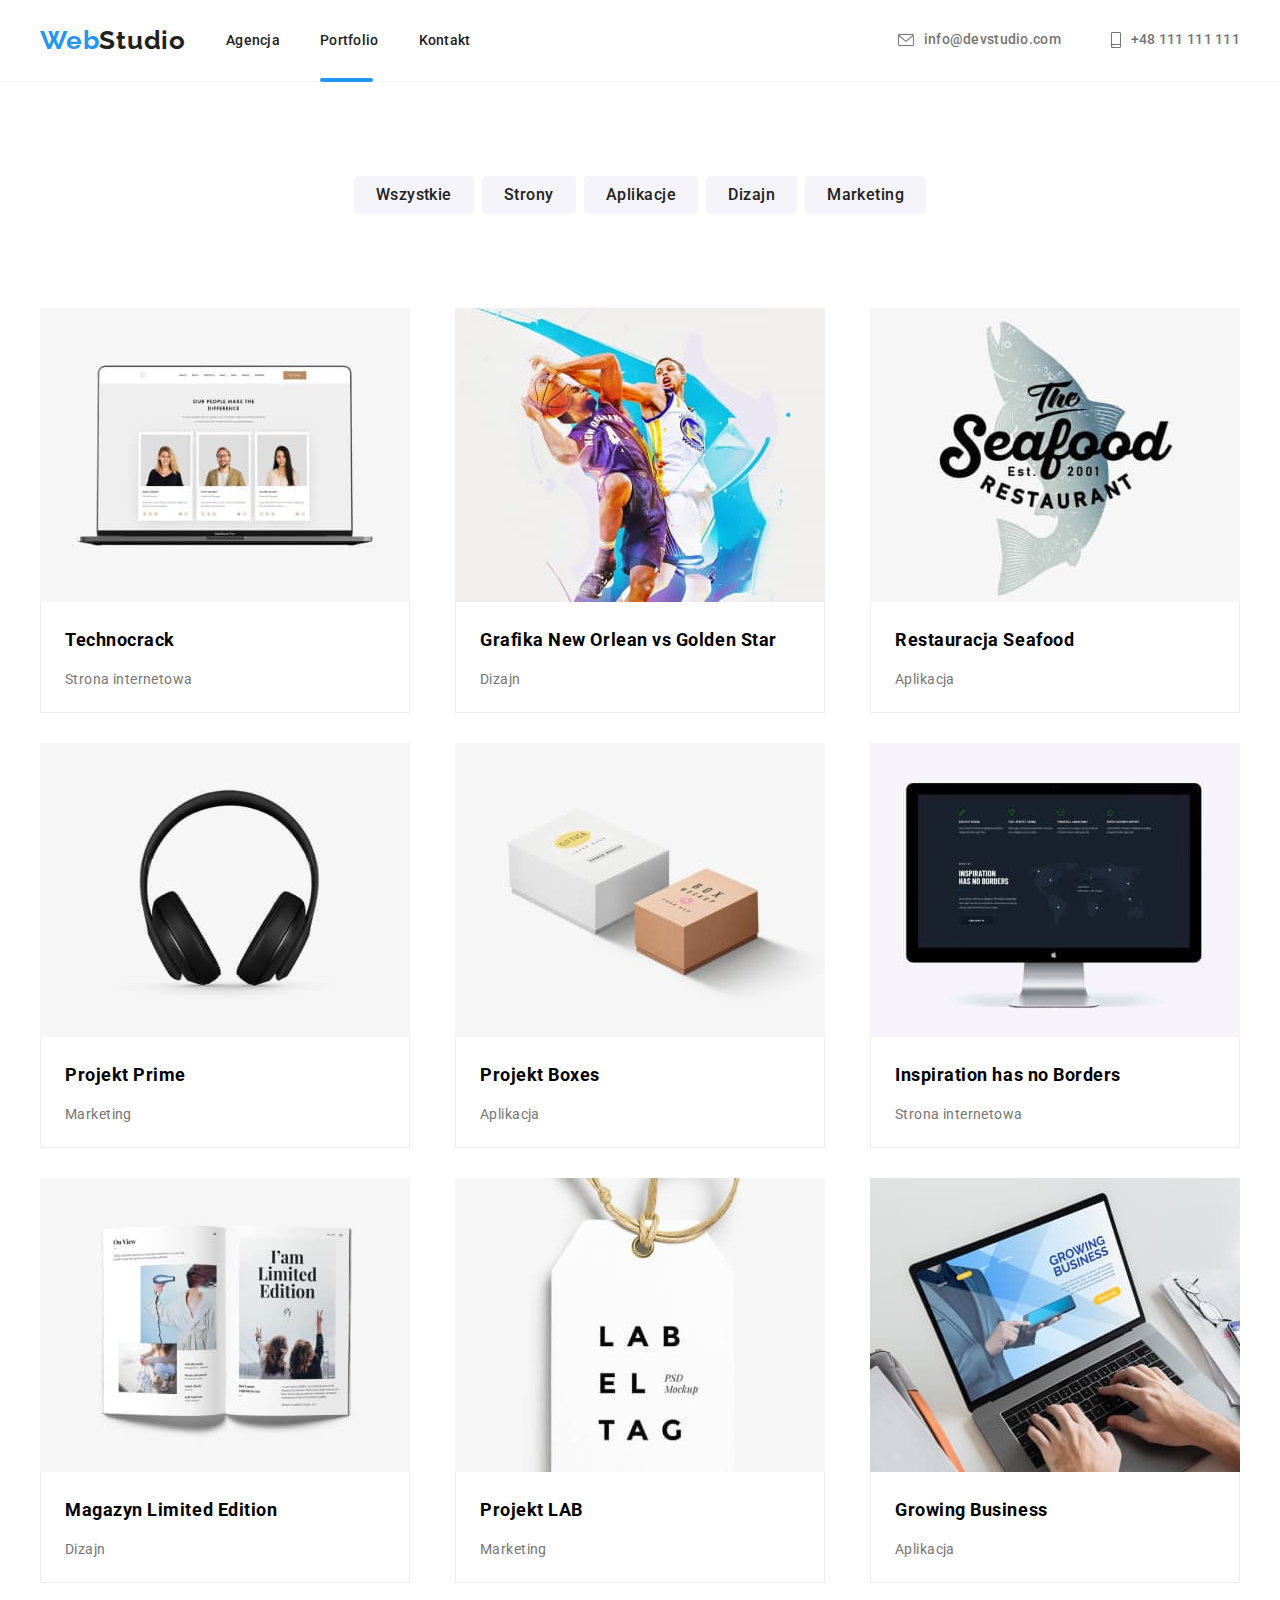
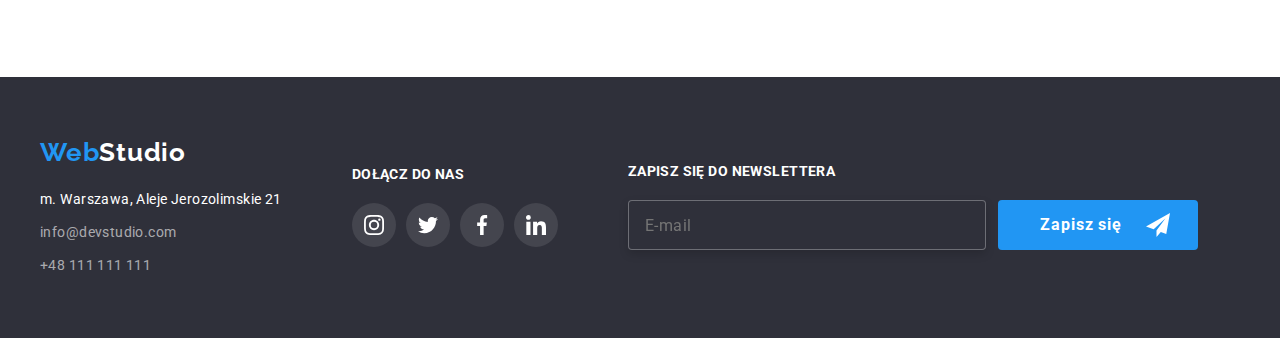
<file: portfolio.html>
<!DOCTYPE html>
<html lang="pl-PL">
  <head>
    <link rel="stylesheet" href="css/main.min.css" />
    
    <meta charset="UTF-8" />
    <meta http-equiv="X-UA-Compatible" content="IE=edge" />
    <meta name="viewport" content="width=device-width, initial-scale=1.0" />
    <title>Portfolio</title>
  </head>
  <body>
    <header class="header">
      <div class="header__container">
        <div class="header__content">
          <a class="logo" href="index.html">Web<span class="logo logo--header">Studio</span></a>
          <nav>
            <ul class="navigation">
              <li class="navigation__item">
                <a class="navigation__link" href="index.html">Agencja</a>
              </li>

              <li class="navigation__item">
                <a class="navigation__link" href="portfolio.html">Portfolio</a>
                <div class="navigation__link navigation__link--active"></div>
              </li>
              <li class="navigation__item">
                <a class="navigation__link" href="#">Kontakt</a>
              </li>
            </ul>
          </nav>
          <div class="contact-links">
            <div class="contact-links__item">
              <svg width="16px" height="12px">
                <use href="./images/icons.svg#icon-envelope"></use>
              </svg>
              <a class="contact-links__link" href="mailto:info@devstudio.com">info@devstudio.com</a>
            </div>

            <div class="contact-links__item">
              <svg width="10px" height="16px">
                <use href="./images/icons.svg#icon-smartphone"></use>
              </svg>
              <a class="contact-links__link" href="tel:+48111111111">+48 111 111 111</a>
            </div>
          </div>
        </div>
      </div>
    </header>

    <section class="filters-section">
      <ul class="filters-section__content">
        <li class="filters-section__item">
          <button class="filters-section__button" type="">Wszystkie</button>
        </li>
        <li class="filters-section__item">
          <button class="filters-section__button" type="">Strony</button>
        </li>
        <li class="filters-section__item">
          <button class="filters-section__button" type="">Aplikacje</button>
        </li>
        <li class="filters-section__item">
          <button class="filters-section__button" type="">Dizajn</button>
        </li>
        <li class="filters-section__item">
          <button class="filters-section__button" type="">Marketing</button>
        </li>
      </ul>
    </section>

    <section class="section">
      <div class="section__container">
        <ul class="section__content section__content--wrap">
          <li class="section__item">
            <figure class="card card--shadow">
              <div class="card__overlay-visually-hidden">
                <img
                  width="370px"
                  height="294px"
                  src="images/portfolio-img-1.jpg"
                  alt="projekt strony pokazany na laptopie"
                />
                <div class="card__light-overlay">
                  <p class="card__light-overlay-text">
                    Technocrack jest popularną platformą wykorzystywaną do rozpowszechniania
                    koronawirusa. Firmy wykorzystują tę platformę do celów szpiegowskich i ataków na
                    niezabezpieczone serwery konkurencji
                  </p>
                </div>
              </div>
              <figcaption class="card__body card__body--with-border">
                <h3 class="card__title card__title--big">Technocrack</h3>
                <p class="card__text">Strona internetowa</p>
              </figcaption>
            </figure>
          </li>

          <li class="section__item">
            <figure class="card card--shadow">
              <div class="card__overlay-visually-hidden">
                <img
                  width="370px"
                  height="294px"
                  src="images/portfolio-img-2.jpg"
                  alt="projekt strony pokazany na laptopie"
                />
                <div class="card__light-overlay">
                  <p class="card__light-overlay-text">
                    Technocrack jest popularną platformą wykorzystywaną do rozpowszechniania
                    koronawirusa. Firmy wykorzystują tę platformę do celów szpiegowskich i ataków na
                    niezabezpieczone serwery konkurencji
                  </p>
                </div>
              </div>
              <figcaption class="card__body card__body--with-border">
                <h3 class="card__title card__title--big">Grafika New Orlean vs Golden Star</h3>
                <p class="card__text">Dizajn</p>
              </figcaption>
            </figure>
          </li>
          <li class="section__item">
            <figure class="card card--shadow">
              <div class="card__overlay-visually-hidden">
                <img
                  width="370px"
                  height="294px"
                  src="images/portfolio-img-3.jpg"
                  alt="projekt strony pokazany na laptopie"
                />
                <div class="card__light-overlay">
                  <p class="card__light-overlay-text">
                    Technocrack jest popularną platformą wykorzystywaną do rozpowszechniania
                    koronawirusa. Firmy wykorzystują tę platformę do celów szpiegowskich i ataków na
                    niezabezpieczone serwery konkurencji
                  </p>
                </div>
              </div>
              <figcaption class="card__body card__body--with-border">
                <h3 class="card__title card__title--big">Restauracja Seafood</h3>
                <p class="card__text">Aplikacja</p>
              </figcaption>
            </figure>
          </li>
          <li class="section__item">
            <figure class="card card--shadow">
              <div class="card__overlay-visually-hidden">
                <img
                  width="370px"
                  height="294px"
                  src="images/portfolio-img-4.jpg"
                  alt="projekt strony pokazany na laptopie"
                />
                <div class="card__light-overlay">
                  <p class="card__light-overlay-text">
                    Technocrack jest popularną platformą wykorzystywaną do rozpowszechniania
                    koronawirusa. Firmy wykorzystują tę platformę do celów szpiegowskich i ataków na
                    niezabezpieczone serwery konkurencji
                  </p>
                </div>
              </div>
              <figcaption class="card__body card__body--with-border">
                <h3 class="card__title card__title--big">Projekt Prime</h3>
                <p class="card__text">Marketing</p>
              </figcaption>
            </figure>
          </li>
          <li class="section__item">
            <figure class="card card--shadow">
              <div class="card__overlay-visually-hidden">
                <img
                  width="370px"
                  height="294px"
                  src="images/portfolio-img-5.jpg"
                  alt="projekt strony pokazany na laptopie"
                />
                <div class="card__light-overlay">
                  <p class="card__light-overlay-text">
                    Technocrack jest popularną platformą wykorzystywaną do rozpowszechniania
                    koronawirusa. Firmy wykorzystują tę platformę do celów szpiegowskich i ataków na
                    niezabezpieczone serwery konkurencji
                  </p>
                </div>
              </div>
              <figcaption class="card__body card__body--with-border">
                <h3 class="card__title card__title--big">Projekt Boxes</h3>
                <p class="card__text">Aplikacja</p>
              </figcaption>
            </figure>
          </li>
          <li class="section__item">
            <figure class="card card--shadow">
              <div class="card__overlay-visually-hidden">
                <img
                  width="370px"
                  height="294px"
                  src="images/portfolio-img-6.jpg"
                  alt="projekt strony pokazany na laptopie"
                />
                <div class="card__light-overlay">
                  <p class="card__light-overlay-text">
                    Technocrack jest popularną platformą wykorzystywaną do rozpowszechniania
                    koronawirusa. Firmy wykorzystują tę platformę do celów szpiegowskich i ataków na
                    niezabezpieczone serwery konkurencji
                  </p>
                </div>
              </div>
              <figcaption class="card__body card__body--with-border">
                <h3 class="card__title card__title--big">Inspiration has no Borders</h3>
                <p class="card__text">Strona internetowa</p>
              </figcaption>
            </figure>
          </li>
          <li class="section__item">
            <figure class="card card--shadow">
              <div class="card__overlay-visually-hidden">
                <img
                  width="370px"
                  height="294px"
                  src="images/portfolio-img-7.jpg"
                  alt="projekt strony pokazany na laptopie"
                />
                <div class="card__light-overlay">
                  <p class="card__light-overlay-text">
                    Technocrack jest popularną platformą wykorzystywaną do rozpowszechniania
                    koronawirusa. Firmy wykorzystują tę platformę do celów szpiegowskich i ataków na
                    niezabezpieczone serwery konkurencji
                  </p>
                </div>
              </div>
              <figcaption class="card__body card__body--with-border">
                <h3 class="card__title card__title--big">Magazyn Limited Edition</h3>
                <p class="card__text">Dizajn</p>
              </figcaption>
            </figure>
          </li>
          <li class="section__item">
            <figure class="card card--shadow">
              <div class="card__overlay-visually-hidden">
                <img
                  width="370px"
                  height="294px"
                  src="images/portfolio-img-8.jpg"
                  alt="projekt strony pokazany na laptopie"
                />
                <div class="card__light-overlay">
                  <p class="card__light-overlay-text">
                    Technocrack jest popularną platformą wykorzystywaną do rozpowszechniania
                    koronawirusa. Firmy wykorzystują tę platformę do celów szpiegowskich i ataków na
                    niezabezpieczone serwery konkurencji
                  </p>
                </div>
              </div>
              <figcaption class="card__body card__body--with-border">
                <h3 class="card__title card__title--big">Projekt LAB</h3>
                <p class="card__text">Marketing</p>
              </figcaption>
            </figure>
          </li>
          <li class="section__item">
            <figure class="card card--shadow">
              <div class="card__overlay-visually-hidden">
                <img
                  width="370px"
                  height="294px"
                  src="images/portfolio-img-9.jpg"
                  alt="projekt strony pokazany na laptopie"
                />
                <div class="card__light-overlay">
                  <p class="card__light-overlay-text">
                    Technocrack jest popularną platformą wykorzystywaną do rozpowszechniania
                    koronawirusa. Firmy wykorzystują tę platformę do celów szpiegowskich i ataków na
                    niezabezpieczone serwery konkurencji
                  </p>
                </div>
              </div>
              <figcaption class="card__body card__body--with-border">
                <h3 class="card__title card__title--big">Growing Business</h3>
                <p class="card__text">Aplikacja</p>
              </figcaption>
            </figure>
          </li>
        </ul>
      </div>
    </section>

    <footer class="footer">
      <div class="footer__container">
        <div class="footer__content">
          <div class="footer__item">
            <a class="logo" href="index.html">Web<span class="logo logo--footer">Studio</span></a>
            <address class="footer__adress-column">
              <p class="footer__text">m. Warszawa, Aleje Jerozolimskie 21</p>

              <a class="footer__text footer__text--contact" href="mailto:info@devstudio.com">
                info@devstudio.com</a
              >
              <a class="footer__text footer__text--contact" href="tel:+48111111111">
                +48 111 111 111</a
              >
            </address>
          </div>
          <div class="footer__item footer__item--center">
            <h3 class="footer__title">DOŁĄCZ DO NAS</h3>
            <div class="footer__social-icons-container">
              <div class="footer__social-icon">
                <svg width="20px" height="20px">
                  <use href="./images/icons.svg#icon-instagram"></use>
                </svg>
              </div>
              <div class="footer__social-icon">
                <svg width="20px" height="20px">
                  <use href="./images/icons.svg#icon-twitter"></use>
                </svg>
              </div>
              <div class="footer__social-icon">
                <svg width="20px" height="20px">
                  <use href="./images/icons.svg#icon-facebook"></use>
                </svg>
              </div>
              <div class="footer__social-icon">
                <svg width="20px" height="20px">
                  <use href="./images/icons.svg#icon-linkedin"></use>
                </svg>
              </div>
            </div>
          </div>
          <form class="footer__item footer__item--center">
            <h3 class="footer__title">ZAPISZ SIĘ DO NEWSLETTERA</h3>
            <div class="footer__newsletter-form">
              <input
                class="footer__input-field footer__input-field__placeholder"
                id="newsletter-email"
                name="newsletter-email"
                type="text"
                placeholder="E-mail"
              />
              <button class="footer__button" type="submit">
                Zapisz się
                <svg width="24px" height="24px">
                  <use href="./images/icons.svg#icon-icon-send"></use>
                </svg>
              </button>
            </div>
          </form>
        </div>
      </div>
    </footer>
  </body>
</html>
</file>
<file: css/main.min.css>
@import"https://fonts.googleapis.com/css2?family=Raleway:wght@700&family=Roboto:wght@400;500;700&display=swap";@import'../css/modern-normalize.css';h1,h2,h3,p{margin:0;padding:0}ul,li{padding:0;margin:0}button{border-style:none}body{font-family:"Roboto","Raleway",sans-serif;color:var(--primaryText);font-size:16px;letter-spacing:.03em;background-color:var(--background)}.menu{display:-webkit-box;display:-ms-flexbox;display:flex;padding:0;margin:0;list-style:none}@media(min-width: 480px)and (max-width: 767px){.menu{display:none}}.link{padding:10px;text-decoration:none;font-weight:500;font-size:40px;line-height:1.175;letter-spacing:.02em;display:block;padding:10px;color:#212121;text-decoration:none;font-size:40px;font-weight:500}.link--active{color:#2196f3}.mobile-menu .link:hover,.menu .link:focus{color:#2196f3}.menu-toggle{min-height:40px;min-width:40px;display:-webkit-box;display:-ms-flexbox;display:flex;-webkit-box-align:center;-ms-flex-align:center;align-items:center;-webkit-box-pack:center;-ms-flex-pack:center;justify-content:center;margin:0;padding:0;background-color:rgba(0,0,0,0);cursor:pointer;border:none;border-radius:50%;outline:none}@media(min-width: 768px){.menu-toggle{display:none}}.menu-toggle:hover,.menu-toggle:focus{background-color:rgba(255,255,255,.1);fill:#2196f3}.menu-container{position:fixed;top:0;left:0;width:100vw;height:100vh;background-color:#fff;z-index:999;-webkit-transform:translateX(100%);transform:translateX(100%);-webkit-transition:-webkit-transform 250ms cubic-bezier(0.075, 0.82, 0.165, 1);transition:-webkit-transform 250ms cubic-bezier(0.075, 0.82, 0.165, 1);transition:transform 250ms cubic-bezier(0.075, 0.82, 0.165, 1);transition:transform 250ms cubic-bezier(0.075, 0.82, 0.165, 1), -webkit-transform 250ms cubic-bezier(0.075, 0.82, 0.165, 1)}.menu-container.is-open{-webkit-transform:translateX(0);transform:translateX(0)}.menu-container .menu-toggle{position:absolute;top:16px;right:16px;color:#000}.mobile-menu{padding-top:48px;padding-left:40px;padding-right:83px;margin:0;list-style:none;display:-webkit-box;display:-ms-flexbox;display:flex;-webkit-box-orient:vertical;-webkit-box-direction:normal;-ms-flex-direction:column;flex-direction:column}.mobile-menu__contact{padding-top:220px;padding-bottom:64px}.mobile-menu__contact-list{display:-webkit-box;display:-ms-flexbox;display:flex;-webkit-box-orient:vertical;-webkit-box-direction:normal;-ms-flex-direction:column;flex-direction:column;gap:32px}.mobile-menu__contact-item,.mobile-menu__contact-item--big{font-weight:500;font-size:24px;line-height:1.16;letter-spacing:.02em;color:#757575;list-style:none}.mobile-menu__contact-item--big{font-size:34px;line-height:1.17;color:#2196f3}.mobile-menu__list{display:-webkit-box;display:-ms-flexbox;display:flex;-webkit-box-orient:vertical;-webkit-box-direction:normal;-ms-flex-direction:column;flex-direction:column;gap:36px}.mobile-menu__navigation{display:-webkit-box;display:-ms-flexbox;display:flex;-webkit-box-orient:vertical;-webkit-box-direction:normal;-ms-flex-direction:column;flex-direction:column;gap:15px}.mobile-menu__footer{display:-webkit-box;display:-ms-flexbox;display:flex}.mobile-menu__footer-list{display:-webkit-box;display:-ms-flexbox;display:flex;-webkit-box-orient:horizontal;-webkit-box-direction:normal;-ms-flex-direction:row;flex-direction:row;gap:10px}.mobile-menu__footer-item,.mobile-menu__footer-item--gray{list-style:none;font-weight:500;font-size:18px;line-height:1.22;color:#2196f3;letter-spacing:.02em}.mobile-menu__footer-item--gray{color:rgba(33,33,33,.2)}@media(min-width: 320px)and (max-width: 479px){.link{font-size:35px}.mobile-menu__contact-item,.mobile-menu__contact-item--big{font-size:20px}.mobile-menu__contact-item--big{font-size:25px}.mobile-menu__contact{padding-top:100px}.mobile-menu{padding-left:30px;padding-right:27px}.mobile-menu__footer-item,.mobile-menu__footer-item--gray{font-size:15px}.mobile-menu__footer-list{-ms-flex-wrap:wrap;flex-wrap:wrap}}@media(min-width: 480px)and (max-width: 767px){.link{font-size:35px}.mobile-menu__contact-item,.mobile-menu__contact-item--big{font-size:20px}.mobile-menu__contact-item--big{font-size:25px}.mobile-menu__contact{padding-top:100px}.mobile-menu{padding-left:30px;padding-right:27px}.mobile-menu__footer-item,.mobile-menu__footer-item--gray{font-size:15px}.mobile-menu__footer-list{-ms-flex-wrap:wrap;flex-wrap:wrap}}.logo,.logo--footer,.logo--header{font-family:"Raleway",sans-serif;font-size:26px;font-weight:700;line-height:1.19;letter-spacing:.03em;color:#2196f3;text-decoration:none}.logo--header{color:#212121}.logo--footer{color:#fff}@media(min-width: 480px)and (max-width: 767px){.logo,.logo--header,.logo--footer{font-size:24px}}@media screen and (min-width: 1200px){.logo,.logo--header,.logo--footer{font-size:26px}}.header{border-bottom:1px solid #f5f4fa}.header__content{display:-webkit-box;display:-ms-flexbox;display:flex;-webkit-box-orient:horizontal;-webkit-box-direction:normal;-ms-flex-direction:row;flex-direction:row;-ms-flex-wrap:wrap;flex-wrap:wrap;padding-top:25px;padding-bottom:25px;-webkit-box-align:center;-ms-flex-align:center;align-items:center;gap:40px;margin:0 auto}.container,.footer__container,.section__container,.header__container{margin:0 auto;width:1200px}.contact-links{margin-left:auto;display:-webkit-box;display:-ms-flexbox;display:flex;gap:50px}.contact-links__item{display:-webkit-box;display:-ms-flexbox;display:flex;-webkit-box-orient:horizontal;-webkit-box-direction:normal;-ms-flex-direction:row;flex-direction:row;gap:10px;-webkit-box-align:center;-ms-flex-align:center;align-items:center;cursor:pointer;fill:#757575}.contact-links__link{font-size:14px;font-weight:500;line-height:1.14;color:#757575;letter-spacing:.02em;text-decoration:none}.contact-links__link:hover,.contact-links__link:focus{color:#2196f3;-webkit-transition:250ms cubic-bezier(0.4, 0, 0.2, 1);transition:250ms cubic-bezier(0.4, 0, 0.2, 1);fill:#2196f3}.contact-links__item:hover,.contact-links__item:focus{fill:#2196f3;color:#2196f3;-webkit-transition:fill 250ms cubic-bezier(0.4, 0, 0.2, 1);transition:fill 250ms cubic-bezier(0.4, 0, 0.2, 1)}@media(min-width: 320px)and (max-width: 479px){.header__content{gap:37%;padding-top:.938rem;padding-bottom:.938rem;padding-left:4%;padding-right:4%}}@media(min-width: 480px)and (max-width: 767px){.header__content{gap:60%;padding-top:.938rem;padding-bottom:.938rem;padding-left:3%;padding-right:3%}}@media(min-width: 768px)and (max-width: 1199px){.header__content{padding-top:.938rem;padding-bottom:.938rem;padding-left:2%;padding-right:2%;gap:75px}.header__content .contact-links{-webkit-box-orient:vertical;-webkit-box-direction:normal;-ms-flex-direction:column;flex-direction:column}.header__content .contact-links{gap:10px}}@media screen and (min-width: 480px){.hero__title{font-size:26px;line-height:1.16}.hero{background-size:cover}}.hero{display:-webkit-box;display:-ms-flexbox;display:flex;-webkit-box-pack:center;-ms-flex-pack:center;justify-content:center;background:url("../images/header.png") rgba(47,48,58,.4);background-repeat:no-repeat;background-position:center;background-color:#2f303a}.hero__container{display:-webkit-box;display:-ms-flexbox;display:flex;-webkit-box-pack:center;-ms-flex-pack:center;justify-content:center;-webkit-box-orient:vertical;-webkit-box-direction:normal;-ms-flex-direction:column;flex-direction:column;-ms-flex-preferred-size:600px;flex-basis:600px;padding:200px 0px 200px 0px;gap:30px}.hero__title{color:#fff;font-size:44px;font-weight:900;text-align:center}.hero__button{background-color:#2196f3;cursor:pointer;margin:0 auto;padding:10px 43px 10px 43px;border-radius:4px;border:0;font-weight:700;font-size:16px;line-height:1.87;color:#fff}.hero__button:hover{background-color:#006fc7;-webkit-box-shadow:0px 4px 4px rgba(0,0,0,.15);box-shadow:0px 4px 4px rgba(0,0,0,.15);-webkit-transition:250ms cubic-bezier(0.4, 0, 0.2, 1);transition:250ms cubic-bezier(0.4, 0, 0.2, 1)}@media(min-width: 320px)and (max-width: 479px){.hero__title{font-size:26px;line-height:1.16}.hero{background-size:cover}.hero__container{padding:118px 57px 118px 57px}}@media(min-width: 480px)and (max-width: 767px){.hero__title{font-size:26px;line-height:1.16}.hero{background-size:cover}.hero__container{padding:118px 57px 118px 57px}}@media(min-device-pixel-ratio: 2),(-webkit-min-device-pixel-ratio: 2),(min-resolution: 192dpi),(min-resolution: 2dppx){.hero{background-image:url("/goit-markup-hw-08/images/header_2x.jpg");background-size:cover}}.navigation{display:-webkit-box;display:-ms-flexbox;display:flex;-webkit-box-orient:horizontal;-webkit-box-direction:normal;-ms-flex-direction:row;flex-direction:row;-ms-flex-wrap:wrap;flex-wrap:wrap;-webkit-box-align:center;-ms-flex-align:center;align-items:center;gap:40px}.navigation__item{list-style:none}.navigation__link{text-decoration:none;font-size:14px;font-weight:500;line-height:1.14;color:#212121;letter-spacing:.02em}.navigation__link--active{border-radius:2px;position:absolute}.navigation__link--active::after{content:"";border-radius:2px;width:53px;height:4px;background-color:#2196f3;position:absolute;top:28px}.navigation__link:hover,.navigation__link:focus{color:#2196f3;-webkit-transition:250ms cubic-bezier(0.4, 0, 0.2, 1);transition:250ms cubic-bezier(0.4, 0, 0.2, 1)}@media(min-width: 320px)and (max-width: 479px){nav{display:none}.contact-links{display:none}}@media(min-width: 480px)and (max-width: 767px){nav{display:none}.contact-links{display:none}}@media(min-width: 768px)and (max-width: 1199px){.navigation{gap:60px}.navigation__link--active::after{top:24px}}.section,.section--what-we-do,.section--gray-background{padding-top:94px;background-color:#fff}.section--gray-background{background-color:#f5f4fa;padding-bottom:94px}.section__content,.section__content--wrap{display:-webkit-box;display:-ms-flexbox;display:flex;-webkit-box-orient:horizontal;-webkit-box-direction:normal;-ms-flex-direction:row;flex-direction:row;gap:30px;-webkit-box-pack:center;-ms-flex-pack:center;justify-content:center;padding:0}.section__content--wrap{-ms-flex-wrap:wrap;flex-wrap:wrap;-webkit-box-pack:justify;-ms-flex-pack:justify;justify-content:space-between}.section__item{list-style:none}.section__title{font-weight:700;color:#212121;font-size:36px;line-height:1.16;text-align:center;letter-spacing:.03em;padding-bottom:50px}.section__client-icon{border:1px solid #afb1b8;border-radius:4px;fill:#afb1b8;cursor:pointer}.section__client-icon:hover,.section__client-icon:focus{fill:#2196f3;border:1px solid #2196f3;-webkit-transition:fill 250ms cubic-bezier(0.4, 0, 0.2, 1);transition:fill 250ms cubic-bezier(0.4, 0, 0.2, 1)}.section__item--gray-background{list-style:none}.section__item--clients{list-style:none}@media(min-width: 320px)and (max-width: 479px){.section,.section--gray-background,.section--what-we-do{padding-top:60px}.section__content,.section__content--wrap{-webkit-box-orient:vertical;-webkit-box-direction:normal;-ms-flex-direction:column;flex-direction:column;padding-left:3%;padding-right:3%}.section__content--wrap{-webkit-box-orient:horizontal;-webkit-box-direction:normal;-ms-flex-direction:row;flex-direction:row;-ms-flex-wrap:wrap;flex-wrap:wrap;-webkit-box-pack:center;-ms-flex-pack:center;justify-content:center}.section--what-we-do{display:none}.section--gray-background{margin-top:60px;padding-bottom:60px}.section__title{font-size:28px;padding-bottom:30px}.section__client-icon{width:210px;height:92px}}@media(min-width: 480px)and (max-width: 767px){.section,.section--gray-background,.section--what-we-do{padding-top:60px}.section__content,.section__content--wrap{-webkit-box-orient:vertical;-webkit-box-direction:normal;-ms-flex-direction:column;flex-direction:column;padding-left:3%;padding-right:3%}.section__content--wrap{-webkit-box-orient:horizontal;-webkit-box-direction:normal;-ms-flex-direction:row;flex-direction:row;-ms-flex-wrap:wrap;flex-wrap:wrap}.section--what-we-do{display:none}.section--gray-background{margin-top:60px;padding-bottom:60px}.section__title{font-size:28px;padding-bottom:30px}.section__client-icon{width:210px;height:92px}}@media(min-width: 768px)and (max-width: 1199px){.section--what-we-do{display:none}.section__content,.section__content--wrap{-ms-flex-wrap:wrap;flex-wrap:wrap;padding-left:15px;padding-right:15px}.section__item{display:-webkit-box;display:-ms-flexbox;display:flex;-ms-flex-preferred-size:350px;flex-basis:350px;-webkit-box-flex:0;-ms-flex-positive:0;flex-grow:0;-ms-flex-negative:0;flex-shrink:0}.section,.section--gray-background,.section--what-we-do{padding-top:60px}.section--gray-background{margin-top:60px;padding-bottom:60px}.section__item--gray-background{-ms-flex-preferred-size:350px;flex-basis:350px}.section__client-icon{width:226px;height:92px}.section__item--clients{-ms-flex-preferred-size:226px;flex-basis:226px}}.filters-section{padding-top:94px}.filters-section__content{display:-webkit-box;display:-ms-flexbox;display:flex;-webkit-box-pack:center;-ms-flex-pack:center;justify-content:center;gap:8px}.filters-section__item{list-style:none}.filters-section__button{border-style:none;background-color:#f5f4fa;color:#212121;font-size:16px;font-weight:500;line-height:1.625;letter-spacing:.03em;text-align:center;cursor:pointer;padding:6px 22px 6px 22px;border-radius:4px}.filters-section__button:hover{background-color:#2196f3;color:#fff;-webkit-box-shadow:0px 3px 1px rgba(0,0,0,.1),0px 1px 2px rgba(0,0,0,.08),0px 2px 2px rgba(0,0,0,.12);box-shadow:0px 3px 1px rgba(0,0,0,.1),0px 1px 2px rgba(0,0,0,.08),0px 2px 2px rgba(0,0,0,.12);-webkit-transition:250ms cubic-bezier(0.4, 0, 0.2, 1);transition:250ms cubic-bezier(0.4, 0, 0.2, 1)}.card,.card--flex{margin:0;background-color:#fff}.card--flex{display:-webkit-box;display:-ms-flexbox;display:flex;-webkit-box-orient:vertical;-webkit-box-direction:normal;-ms-flex-direction:column;flex-direction:column}.card--shadow{-webkit-box-shadow:none;box-shadow:none}.card--shadow:hover{-webkit-box-shadow:0px 1px 1px rgba(0,0,0,.12),0px 4px 4px rgba(0,0,0,.06),1px 4px 6px rgba(0,0,0,.16);box-shadow:0px 1px 1px rgba(0,0,0,.12),0px 4px 4px rgba(0,0,0,.06),1px 4px 6px rgba(0,0,0,.16);-webkit-transition:250ms cubic-bezier(0.4, 0, 0.2, 1);transition:250ms cubic-bezier(0.4, 0, 0.2, 1)}.card--rounded-with-shadow{-webkit-box-shadow:0px 1px 3px rgba(0,0,0,.12),0px 1px 1px rgba(0,0,0,.14),0px 2px 1px rgba(0,0,0,.2);box-shadow:0px 1px 3px rgba(0,0,0,.12),0px 1px 1px rgba(0,0,0,.14),0px 2px 1px rgba(0,0,0,.2);border-radius:0px 0px 4px 4px}.card__body{margin-top:30px}.card__body--with-border{margin-top:0px;border-bottom:1px solid #eee;border-left:1px solid #eee;border-right:1px solid #eee;padding:20px 24px 20px 24px}.card__footer{display:-webkit-box;display:-ms-flexbox;display:flex;-webkit-box-orient:horizontal;-webkit-box-direction:normal;-ms-flex-direction:row;flex-direction:row;gap:10px;-webkit-box-pack:center;-ms-flex-pack:center;justify-content:center;padding-top:16px;padding-bottom:18px}.card__social-icon{width:44px;height:44px;display:-webkit-box;display:-ms-flexbox;display:flex;-webkit-box-align:center;-ms-flex-align:center;align-items:center;-webkit-box-pack:center;-ms-flex-pack:center;justify-content:center;background-color:#fff;border-radius:50%;border:none;fill:#afb1b8;cursor:pointer}.card__social-icon{width:44px;height:44px;display:-webkit-box;display:-ms-flexbox;display:flex;-webkit-box-align:center;-ms-flex-align:center;align-items:center;-webkit-box-pack:center;-ms-flex-pack:center;justify-content:center;background-color:#fff;border-radius:50%;border:none;fill:#afb1b8;cursor:pointer}.card__social-icon:hover,.card__social-icon:focus{background-color:#2196f3;fill:#fff;-webkit-transition:250ms cubic-bezier(0.4, 0, 0.2, 1);transition:250ms cubic-bezier(0.4, 0, 0.2, 1)}.card__title{font-weight:700;font-size:14px;line-height:1.14;letter-spacing:.03em;text-transform:uppercase;padding-bottom:10px}.card__title--big{text-transform:none;font-size:18px;line-height:2}.card__title--medium{color:#212121;font-weight:500;font-size:16px;line-height:1.18;text-align:center;letter-spacing:.03em;text-transform:none}.card__text{color:#757575;font-weight:400;font-size:14px;line-height:1.71;letter-spacing:.03em}.card__text--medium{font-size:16px;line-height:1.18;text-align:center}.card__overlay{position:relative;bottom:73px;width:100%;display:-webkit-box;display:-ms-flexbox;display:flex;-webkit-box-pack:center;-ms-flex-pack:center;justify-content:center;-webkit-box-align:center;-ms-flex-align:center;align-items:center;background-color:rgba(47,48,58,.8);color:#fff}.card__overlay-visually-hidden{position:relative;overflow:hidden;display:-webkit-box;display:-ms-flexbox;display:flex}.card__light-overlay{position:absolute;top:0;left:0;width:100%;height:100%;background-color:rgba(33,150,243,.9);-webkit-transform:translatey(100%);transform:translatey(100%);-webkit-transition:250ms cubic-bezier(0.4, 0, 0.2, 1);transition:250ms cubic-bezier(0.4, 0, 0.2, 1);display:-webkit-box;display:-ms-flexbox;display:flex;-webkit-box-align:center;-ms-flex-align:center;align-items:center}.overlay__text{color:#fff;padding-left:24px;font-weight:400;font-size:18px;line-height:1.55;-ms-flex-preferred-size:301px;flex-basis:301px;letter-spacing:.03em}.card:hover .card__light-overlay,.card--flex:hover .card__light-overlay{-webkit-transform:translatex(0);transform:translatex(0);-webkit-transition:250ms cubic-bezier(0.4, 0, 0.2, 1);transition:250ms cubic-bezier(0.4, 0, 0.2, 1)}.card__overlay-text{padding-bottom:27px;padding-top:27px;font-weight:700;font-size:14px;line-height:1.14;text-align:center;letter-spacing:.03em;text-transform:uppercase}.card__light-overlay-text{color:#fff;padding-left:24px;font-weight:400;font-size:18px;line-height:1.55;-ms-flex-preferred-size:326px;flex-basis:326px;letter-spacing:.03em}@media(min-width: 320px)and (max-width: 479px){.card__title{text-align:center}.card__text{text-align:justify}.card__text--medium{text-align:center}.card__feature-icon{padding-left:5px;padding-right:5px;width:300px;height:120px}.card__body{margin-top:5px}}@media(min-width: 480px)and (max-width: 767px){.card__title{text-align:center}.card__text{text-align:justify;padding-right:23px}.card__text--medium{text-align:center}.card__feature-icon{width:100%}}@media(min-width: 768px)and (max-width: 1199px){.card__feature-icon{width:100%}}.contact-form{display:-webkit-box;display:-ms-flexbox;display:flex;-webkit-box-orient:vertical;-webkit-box-direction:normal;-ms-flex-direction:column;flex-direction:column;gap:12px;padding-left:40px;padding-right:40px}.contact-form__body{width:100%;display:-webkit-box;display:-ms-flexbox;display:flex;-webkit-box-orient:vertical;-webkit-box-direction:normal;-ms-flex-direction:column;flex-direction:column;gap:10px}.contact-form__item{display:-webkit-box;display:-ms-flexbox;display:flex;gap:4px;-webkit-box-orient:vertical;-webkit-box-direction:normal;-ms-flex-direction:column;flex-direction:column}.contact-form__tittle{font-size:20px;font-weight:700;line-height:1.15;letter-spacing:.03em;text-align:center}.contact-form__label{font-size:12px;font-weight:400;color:#757575;line-height:1.16;letter-spacing:.01em}.contact-form__input-container{width:100%;display:-webkit-box;display:-ms-flexbox;display:flex;-webkit-box-align:center;-ms-flex-align:center;align-items:center}.contact-form__input-container:focus-within,.contact-form__input-container:hover{fill:#2196f3;-webkit-transition:250ms cubic-bezier(0.4, 0, 0.2, 1);transition:250ms cubic-bezier(0.4, 0, 0.2, 1)}.contact-form__icon{position:absolute;z-index:1;padding-left:15px}.contact-form__input-field{position:relative;height:40px;width:100%;border:1px solid rgba(33,33,33,.2);border-radius:4px;padding-left:42px;font-size:14px}.contact-form__input-field--comment{height:120px;padding-left:42px;padding-top:10px;padding-left:10px;color:rgba(117,117,117,.5);font-size:12px;text-align:left;resize:none}.contact-form__input-field:focus-within,.contact-form__input-field:hover,.contact-form__input-field--comment:focus-within,.contact-form__input-field--comment:hover{border:1px solid #2196f3;border-radius:4px;outline:#2196f3;-webkit-transition:250ms cubic-bezier(0.4, 0, 0.2, 1);transition:250ms cubic-bezier(0.4, 0, 0.2, 1)}@media(min-width: 320px)and (max-width: 479px){.contact-form__input-field--comment{height:40px;padding-top:12px}}input[type=checkbox]{-webkit-appearance:none;-moz-appearance:none;appearance:none;display:-webkit-box;display:-ms-flexbox;display:flex;-webkit-box-align:center;-ms-flex-align:center;align-items:center;-webkit-box-pack:center;-ms-flex-pack:center;justify-content:center;cursor:pointer}input[type=checkbox]:checked{background-color:#2196f3;-webkit-transition:250ms cubic-bezier(0.4, 0, 0.2, 1);transition:250ms cubic-bezier(0.4, 0, 0.2, 1);fill:#fff;border-style:none}.custom-checkbox{display:-webkit-box;display:-ms-flexbox;display:flex;-webkit-box-orient:vertical;-webkit-box-direction:normal;-ms-flex-direction:column;flex-direction:column;gap:30px;-webkit-box-pack:center;-ms-flex-pack:center;justify-content:center;padding-top:20px}.checkbox{display:-webkit-box;display:-ms-flexbox;display:flex;-webkit-box-pack:center;-ms-flex-pack:center;justify-content:center}.checkbox__input{width:20px;height:20px;background-color:#fff;border:1px solid #757575;border-radius:2px}.checkbox__icon{position:relative;fill:#fff;top:6px;right:15px}.checkbox__label{font-weight:400;font-size:14px;line-height:1.71;color:#757575;letter-spacing:.03em}.checkbox__text{font-weight:400;font-size:14px;line-height:1.71;color:#757575;letter-spacing:.03em}.checkbox__text--link{text-decoration:underline;color:#2196f3;cursor:pointer}.checkbox__text--link:hover{color:#2f303a;-webkit-transition:250ms cubic-bezier(0.4, 0, 0.2, 1);transition:250ms cubic-bezier(0.4, 0, 0.2, 1)}.custom-checkbox__button{margin:0 auto;width:200px;border-style:none;border-radius:4px;background-color:#2196f3;padding:10px 76px 10px 76px;font-size:16px;color:#fff;line-height:1.875}.custom-checkbox__button:hover{background-color:#006fc7;-webkit-transition:250ms cubic-bezier(0.4, 0, 0.2, 1);transition:250ms cubic-bezier(0.4, 0, 0.2, 1);-webkit-box-shadow:0px 4px 4px rgba(0,0,0,.15);box-shadow:0px 4px 4px rgba(0,0,0,.15)}@media(min-width: 320px)and (max-width: 479px){.checkbox{padding-left:30px;padding-right:20px;text-align:left;-webkit-box-align:center;-ms-flex-align:center;align-items:center}.checkbox__input{width:30px}.checkbox__icon{top:1px;right:11px}}@media(min-width: 480px)and (max-width: 767px){.checkbox__input{width:16px;height:15px;border:1px solid #212121}.checkbox__icon{top:3px;right:13px}.checkbox__text{font-size:12px}}.footer{background-color:#2f303a;padding-top:60px;padding-bottom:60px;margin-top:94px}.footer__item,.footer__item--center{display:-webkit-box;display:-ms-flexbox;display:flex;-webkit-box-orient:vertical;-webkit-box-direction:normal;-ms-flex-direction:column;flex-direction:column;gap:20px}.footer__item--center{-ms-flex-item-align:center;align-self:center}.footer__content{display:-webkit-box;display:-ms-flexbox;display:flex;-webkit-box-orient:horizontal;-webkit-box-direction:normal;-ms-flex-direction:row;flex-direction:row;gap:70px}.footer__social-icons-container{display:-webkit-box;display:-ms-flexbox;display:flex;-webkit-box-orient:horizontal;-webkit-box-direction:normal;-ms-flex-direction:row;flex-direction:row;gap:10px}.footer__adress-column{display:-webkit-box;display:-ms-flexbox;display:flex;-webkit-box-orient:vertical;-webkit-box-direction:normal;-ms-flex-direction:column;flex-direction:column;gap:9px}.footer__title,.footer__text,.footer__title--padding{font-weight:700;font-size:14px;line-height:1.14;letter-spacing:.03em;text-transform:uppercase;color:#fff}.footer__title--padding{padding-top:0px}.footer__text{line-height:1.71;font-weight:400;text-decoration:none;font-style:normal;text-transform:none}.footer__text--contact{color:rgba(255,255,255,.6)}.footer__text--contact:hover{color:#2196f3;-webkit-transition:color 250ms cubic-bezier(0.4, 0, 0.2, 1);transition:color 250ms cubic-bezier(0.4, 0, 0.2, 1)}.footer__social-icon{width:44px;height:44px;display:-webkit-box;display:-ms-flexbox;display:flex;-webkit-box-align:center;-ms-flex-align:center;align-items:center;-webkit-box-pack:center;-ms-flex-pack:center;justify-content:center;fill:#fff;background-color:rgba(255,255,255,.1);border-radius:50%;border:none;cursor:pointer}.footer__social-icon:hover,.footer__social-icon:focus{background-color:#2196f3;-webkit-transition:250ms cubic-bezier(0.4, 0, 0.2, 1);transition:250ms cubic-bezier(0.4, 0, 0.2, 1)}.footer__newsletter-form{display:-webkit-box;display:-ms-flexbox;display:flex;-webkit-box-orient:horizontal;-webkit-box-direction:normal;-ms-flex-direction:row;flex-direction:row;gap:12px}.footer__input-field{width:358px;height:50px;border:1px solid rgba(255,255,255,.3);-webkit-filter:drop-shadow(0px 4px 4px rgba(0, 0, 0, 0.15));filter:drop-shadow(0px 4px 4px rgba(0, 0, 0, 0.15));border-radius:4px;background-color:#2f303a;font-weight:400;font-size:16px;line-height:1.25;letter-spacing:.03em;padding-left:16px;color:rgba(255,255,255,.6)}.footer__input-field:focus-within,.footer__input-field:hover{outline:#2196f3;border:1px solid #2196f3;-webkit-transition:250ms cubic-bezier(0.4, 0, 0.2, 1);transition:250ms cubic-bezier(0.4, 0, 0.2, 1)}.footer__button{display:-webkit-box;display:-ms-flexbox;display:flex;border-style:none;border-radius:4px;background-color:#2196f3;padding-left:42px;padding-right:28px;-webkit-box-orient:horizontal;-webkit-box-direction:normal;-ms-flex-direction:row;flex-direction:row;gap:24px;-webkit-box-pack:center;-ms-flex-pack:center;justify-content:center;-webkit-box-align:center;-ms-flex-align:center;align-items:center;font-weight:700;font-size:16px;line-height:1.875;color:#fff;align-items:center;text-align:center;letter-spacing:.06em;fill:#fff}.footer__button:hover{background-color:#006fc7;-webkit-transition:250ms cubic-bezier(0.4, 0, 0.2, 1);transition:250ms cubic-bezier(0.4, 0, 0.2, 1)}@media(min-width: 320px)and (max-width: 479px){.footer{margin-top:60px}.footer__content{-webkit-box-orient:vertical;-webkit-box-direction:normal;-ms-flex-direction:column;flex-direction:column;gap:60px}.footer__item,.footer__item--center{text-align:center}.footer__newsletter-form{-webkit-box-orient:vertical;-webkit-box-direction:normal;-ms-flex-direction:column;flex-direction:column}.footer__input-field{width:90vw}.footer__button{width:200px;margin-top:20px;padding:10px 28px 10px 40px;-ms-flex-item-align:center;align-self:center}}@media(min-width: 480px)and (max-width: 767px){.footer{margin-top:60px}.footer__content{-webkit-box-orient:vertical;-webkit-box-direction:normal;-ms-flex-direction:column;flex-direction:column;gap:60px}.footer__item,.footer__item--center{text-align:center}.footer__newsletter-form{-webkit-box-orient:vertical;-webkit-box-direction:normal;-ms-flex-direction:column;flex-direction:column}.footer__input-field{width:450px}.footer__button{width:200px;margin-top:20px;padding:10px 28px 10px 40px;-ms-flex-item-align:center;align-self:center}}@media(min-width: 768px)and (max-width: 1199px){.footer{margin-top:60px}.footer__content{-webkit-box-orient:horizontal;-webkit-box-direction:normal;-ms-flex-direction:row;flex-direction:row;gap:0px;-ms-flex-wrap:wrap;flex-wrap:wrap;-webkit-box-align:center;-ms-flex-align:center;align-items:center;-webkit-box-pack:center;-ms-flex-pack:center;justify-content:center;text-align:center;-ms-flex-pack:distribute;justify-content:space-around}.footer__newsletter-form{-webkit-box-orient:vertical;-webkit-box-direction:normal;-ms-flex-direction:column;flex-direction:column;gap:20px}.footer__item--center{-ms-flex-item-align:start;align-self:flex-start}.footer__button{width:200px;margin-top:20px;padding:10px 28px 10px 40px;-ms-flex-item-align:center;align-self:center}.footer__title--padding{padding-top:60px}}.backdrop{display:-webkit-box;display:-ms-flexbox;display:flex;position:fixed;top:0;left:0;background-color:rgba(0,0,0,.2);width:100%;height:100%;-webkit-transition:visibility,opacity;transition:visibility,opacity;-webkit-transition-duration:250ms;transition-duration:250ms;-webkit-transition-timing-function:cubic-bezier(0.075, 0.82, 0.165, 1);transition-timing-function:cubic-bezier(0.075, 0.82, 0.165, 1)}.is-hidden{pointer-events:none;visibility:none;opacity:0}.is-hidden .modal{-webkit-transform:scale(0);transform:scale(0)}.modal{position:relative;margin:0 auto;margin-top:221px;z-index:1;background-color:#fff;height:581px;width:528px;border-radius:4px;-webkit-transition:-webkit-transform;transition:-webkit-transform;transition:transform;transition:transform, -webkit-transform;-webkit-transform:scale(1);transform:scale(1);-webkit-transition-duration:250ms;transition-duration:250ms;-webkit-transition-timing-function:cubic-bezier(0.075, 0.82, 0.165, 1);transition-timing-function:cubic-bezier(0.075, 0.82, 0.165, 1)}.modal__button-contaier{display:-webkit-box;display:-ms-flexbox;display:flex;-webkit-box-pack:end;-ms-flex-pack:end;justify-content:flex-end}.modal__close-button{width:30px;height:30px;border-radius:50%;background-color:#fff;border:1px solid rgba(0,0,0,.1);margin:8px;display:-webkit-box;display:-ms-flexbox;display:flex;-webkit-box-align:center;-ms-flex-align:center;align-items:center;-webkit-box-pack:center;-ms-flex-pack:center;justify-content:center;fill:#000;cursor:pointer}@media(min-width: 320px)and (max-width: 479px){.modal{position:fixed;margin-top:1.5vh;width:93vw;height:548px;-webkit-box-shadow:0px 1px 3px rgba(0,0,0,.12),0px 1px 1px rgba(0,0,0,.14),0px 2px 1px rgba(0,0,0,.2);box-shadow:0px 1px 3px rgba(0,0,0,.12),0px 1px 1px rgba(0,0,0,.14),0px 2px 1px rgba(0,0,0,.2)}.backdrop{-webkit-box-pack:center;-ms-flex-pack:center;justify-content:center}}@media(min-width: 768px)and (max-width: 1199px){.modal{position:fixed;margin-top:20.5vh;width:59vw;height:609px;-webkit-box-shadow:0px 1px 3px rgba(0,0,0,.12),0px 1px 1px rgba(0,0,0,.14),0px 2px 1px rgba(0,0,0,.2);box-shadow:0px 1px 3px rgba(0,0,0,.12),0px 1px 1px rgba(0,0,0,.14),0px 2px 1px rgba(0,0,0,.2)}.backdrop{-webkit-box-pack:center;-ms-flex-pack:center;justify-content:center}}@media(min-width: 480px)and (max-width: 767px){.modal{position:fixed;margin-top:12.8vh;width:93.7vw;height:609px;-webkit-box-shadow:0px 1px 3px rgba(0,0,0,.12),0px 1px 1px rgba(0,0,0,.14),0px 2px 1px rgba(0,0,0,.2);box-shadow:0px 1px 3px rgba(0,0,0,.12),0px 1px 1px rgba(0,0,0,.14),0px 2px 1px rgba(0,0,0,.2)}.backdrop{-webkit-box-pack:center;-ms-flex-pack:center;justify-content:center}}@media(min-width: 320px)and (max-width: 479px){.container,.header__container,.section__container,.footer__container{min-width:320px;max-width:100vw}}@media(min-width: 480px)and (max-width: 767px){.container,.header__container,.section__container,.footer__container{min-width:320px;max-width:100vw}}@media(min-width: 768px)and (max-width: 1199px){.container,.header__container,.section__container,.footer__container{min-width:768px;max-width:100vw}}@media screen and (min-width: 1200px){.container,.header__container,.section__container,.footer__container{width:1200px}}/*# sourceMappingURL=main.min.css.map */
</file>
